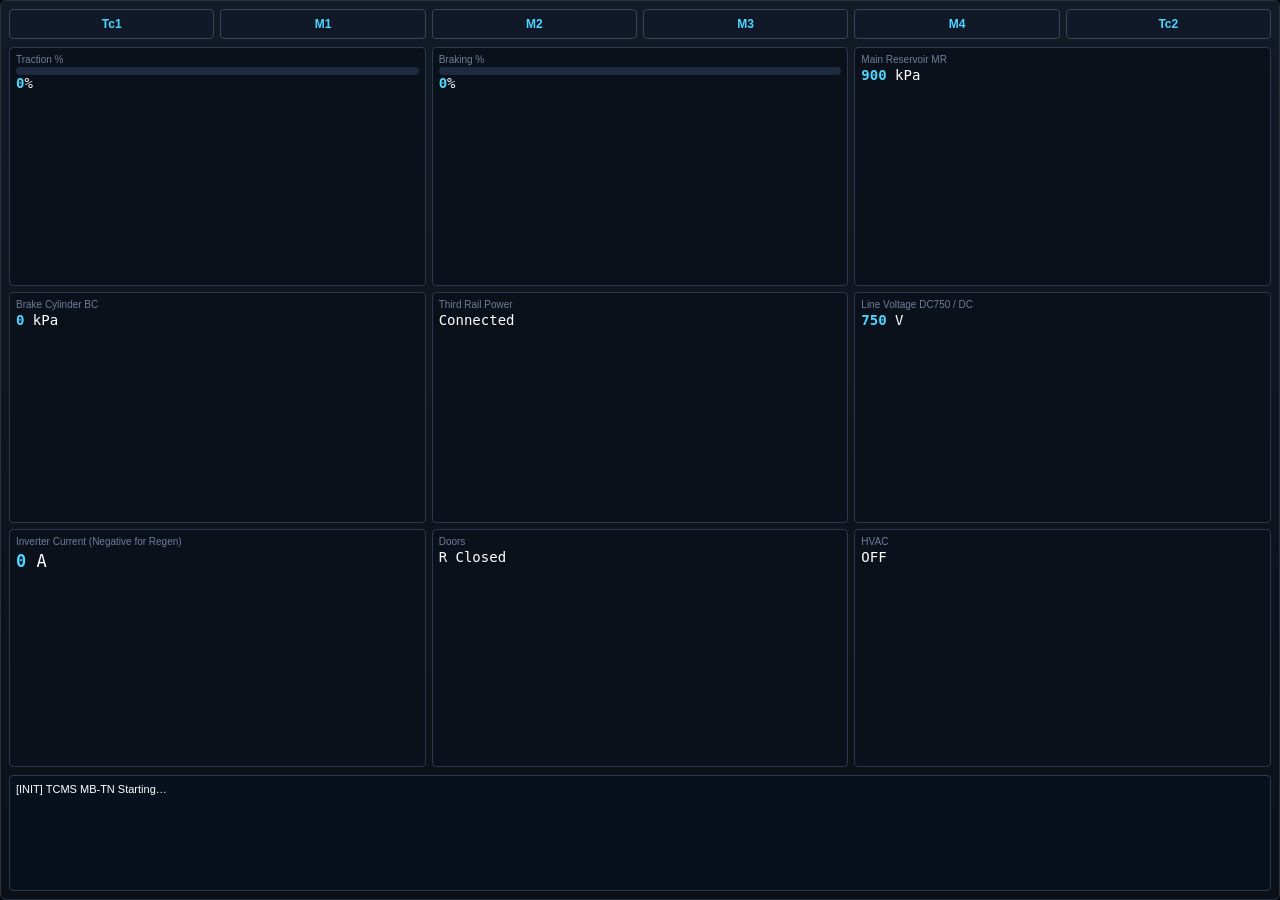
<file: tcms-dmi/index.html>
<!DOCTYPE html>
<html lang="en">
<head>
  <meta charset="UTF-8" />
  <meta name="viewport" content="width=device-width,initial-scale=1" />
  <title>TCMS Train Monitor</title>
  <style>
    :root{--bg:#03080f;--panel:#0b111b;--line:#182235;--cyan:#4dd6ff;--dim:#6f7e9a;--green:#5af58a;--amber:#ffd85a;--red:#ff5a5a}
    html,body{margin:0;height:100%;background:var(--bg);font-family:"Segoe UI","Microsoft YaHei",sans-serif;color:#fff}
    .tcms-pane{height:100%;box-sizing:border-box;padding:8px;border:1px solid #2b313e;border-radius:6px;background:linear-gradient(180deg,#121a25,#0b1018);display:flex;flex-direction:column;gap:8px}
    .train-cars{display:grid;grid-template-columns:repeat(6,1fr);gap:6px}
    .car{height:28px;border:1px solid #3a4459;border-radius:4px;background:#111928;display:flex;align-items:center;justify-content:center;font-weight:700;color:var(--cyan);font-size:12px}
    .tcms-grid{flex:1;display:grid;grid-template-columns:repeat(3,minmax(0,1fr));gap:6px;min-height:0}
    .tcms-cell{border:1px solid #2d384f;border-radius:4px;padding:6px;background:var(--panel)}
    .tcms-cell .lab{font-size:10px;color:var(--dim);margin-bottom:2px}
    .tcms-cell .num{font-family:"Menlo",monospace;color:#fff;font-size:14px}
    .tcms-cell .num b{color:var(--cyan);font-weight:800}
    .tcms-cell .bar{height:8px;border-radius:999px;overflow:hidden;background:#1e2a40}
    .tcms-cell .bar span{display:block;height:100%;width:0;background:var(--green)}
    .tcms-cell .bar span.bk{background:var(--amber)}
    .tcms-cell .num.motor-i-wrap{font-size:17px;line-height:1.2;padding-top:2px}
    .tcms-cell .num.motor-i-wrap.regen b{color:var(--green)}
    .tcms-cell .num.motor-i-wrap.traction b{color:var(--amber)}
    .tcms-log{height:102px;overflow:auto;padding:6px;background:#07101d;border:1px solid #2d384f;border-radius:4px;font-size:11px;line-height:1.4}
    .tcms-log .err{color:var(--red)} .tcms-log .ok{color:var(--green)} .tcms-log .info{color:var(--cyan)}
  </style>
</head>
<body>
  <div class="tcms-pane">
    <div class="train-cars">
      <div class="car" data-car="1">Tc1</div><div class="car" data-car="2">M1</div><div class="car" data-car="3">M2</div><div class="car" data-car="4">M3</div><div class="car" data-car="5">M4</div><div class="car" data-car="6">Tc2</div>
    </div>
    <div class="tcms-grid">
      <div class="tcms-cell"><div class="lab">Traction %</div><div class="bar"><span id="trBar"></span></div><div class="num"><b id="trPct">0</b>%</div></div>
      <div class="tcms-cell"><div class="lab">Braking %</div><div class="bar"><span id="bkBar" class="bk"></span></div><div class="num"><b id="bkPct">0</b>%</div></div>
      <div class="tcms-cell"><div class="lab">Main Reservoir MR</div><div class="num"><b id="mrPress">900</b> kPa</div></div>
      <div class="tcms-cell"><div class="lab">Brake Cylinder BC</div><div class="num"><b id="bcPress">0</b> kPa</div></div>
      <div class="tcms-cell"><div class="lab">Third Rail Power</div><div class="num" id="thirdRailState">Connected</div></div>
      <div class="tcms-cell"><div class="lab">Line Voltage DC750 / DC</div><div class="num"><b id="lineV">750</b> V</div></div>
      <div class="tcms-cell"><div class="lab">Inverter Current (Negative for Regen)</div><div class="num motor-i-wrap neutral" id="motorCurrentWrap"><b id="motorCurrentA">0</b><span> A</span></div></div>
      <div class="tcms-cell"><div class="lab">Doors</div><div class="num" id="doorState">R Closed</div></div>
      <div class="tcms-cell"><div class="lab">HVAC</div><div class="num" id="acState">OFF</div></div>
    </div>
    <div class="tcms-log" id="tcmsLog"><div>[INIT] TCMS MB-TN Starting…</div></div>
  </div>
</body>
</html>
</file>
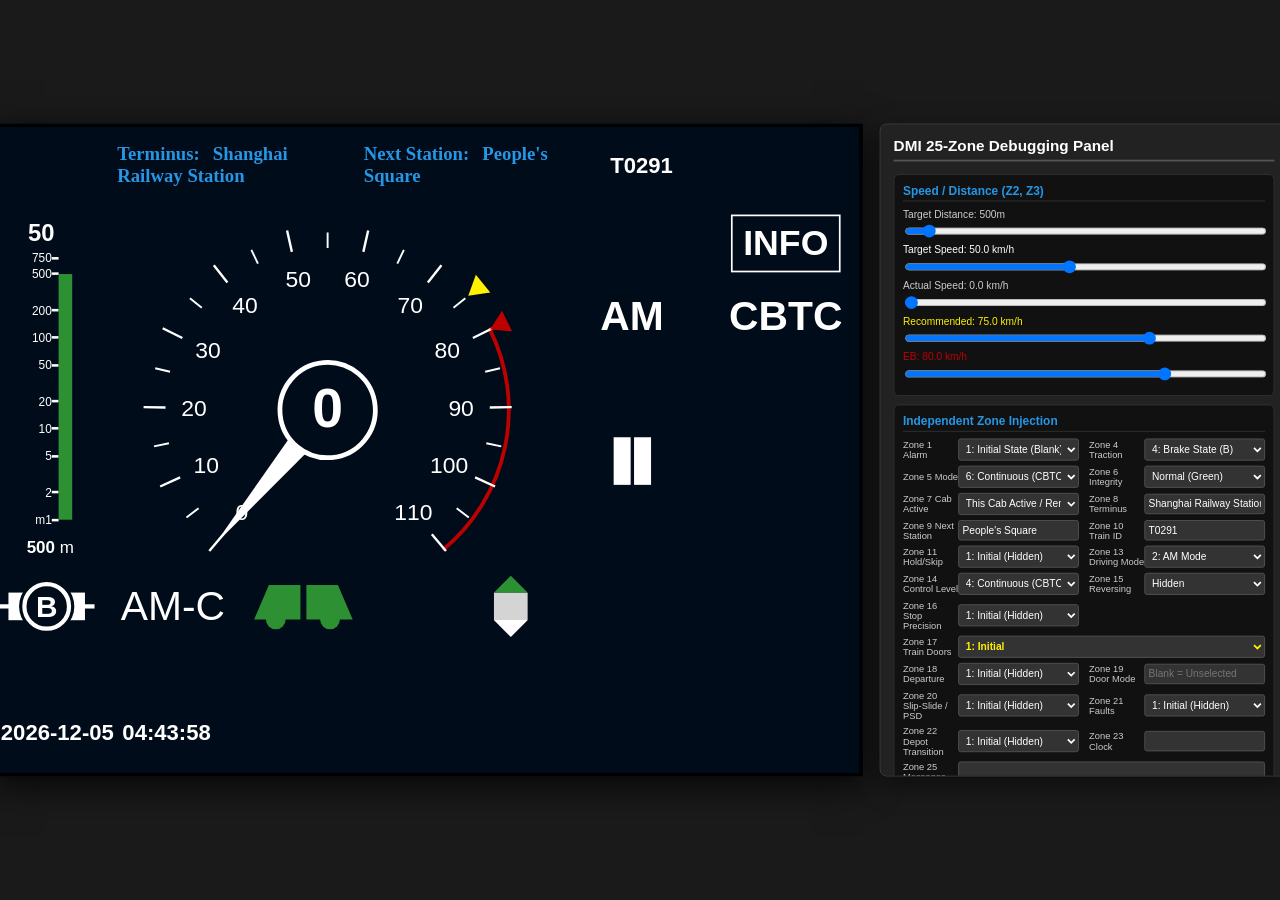
<file: vobc-dmi/index.html>
<!DOCTYPE html>
<html lang="en">
<head>
    <meta charset="UTF-8">
    <title>Onboard Signal Human-Machine Interface</title>
    <style>
        body {
            background-color: #1a1a1a;
            display: flex;
            justify-content: center;
            align-items: center;
            height: 100vh;
            margin: 0;
            font-family: "Microsoft YaHei", Arial, sans-serif;
            color: white;
            overflow: hidden;
        }

        .simulator { display: flex; gap: 20px; transform: scale(0.85); transform-origin: center center; }

        /* Left DMI: Content area exactly 1024×768 (4:3); frame uses inset shadow to prevent border from shrinking content proportions */
        .dmi-container {
            box-sizing: border-box;
            width: 1024px;
            height: 768px;
            background-color: rgb(0, 12, 25);
            display: flex;
            flex-direction: column;
            border: none;
            box-shadow:
                inset 0 0 0 4px #000,
                0 10px 40px rgba(0,0,0,0.8);
            transition: opacity 0.5s ease;
        }
        
        .dmi-sleep { opacity: 0.1; pointer-events: none; }

        .row { display: flex; width: 100%; }
        .zone {
            box-sizing: border-box; border: none;
            display: flex; justify-content: center; align-items: center; position: relative; overflow: hidden;
        }

        /* Strict National Standard (GB) Colors */
        .c-red { color: rgb(189, 0, 0); } 
        .c-yellow { color: rgb(255, 242, 0); }
        .c-green { color: rgb(45, 144, 51); } 
        .c-blue { color: rgb(37, 151, 230); }
        .c-gray { color: rgb(212, 212, 212); }

        .val { font-size: 26px; font-weight: bold; z-index: 2; text-align: center; width: 100%;}
        .label { color: rgb(37, 151, 230); font-size: 22px; z-index: 2;}

        /* Zone height definitions (r1–r4 total = 768, matching 1024×768 4:3 screen)
           Row width verification: 127+290+290+317=1024; 662+362=1024; 127+534+?=662 -> 127+535=662 */
        .r1 { height: 98px; } .r2 { height: 427px; } .r3 { height: 85px; } .r4 { height: 158px; }
        .row.r2 { align-items: stretch; min-height: 0; }
        .z1 { width: 127px; } .z8, .z9 { width: 290px; justify-content: flex-start; padding-left: 20px;} .z10{ width: 317px; font-size: 28px; }
        /* r2 Center-left column (same height as right side) */
        .mid-left {
            width: 662px;
            display: flex;
            align-self: stretch;
            height: 100%;
            min-height: 0;
        }
        .z2 { width: 127px; position: relative; flex-shrink: 0; align-self: stretch; }
        .z3 { width: 535px; position: relative; flex-shrink: 0; align-self: stretch; min-width: 0; }
        /* r2 Right side: 2×5 grid filling 427×362 to avoid visual gaps where 85×5≠427 */
        .mid-right {
            width: 362px;
            height: 100%;
            align-self: stretch;
            display: grid;
            grid-template-columns: 181px 181px;
            grid-template-rows: repeat(5, 1fr);
        }
        .mid-right > .zone {
            box-sizing: border-box;
            width: 181px;
            min-width: 0;
            min-height: 0;
        }

        .zone.z3 {
            display: flex;
            flex-direction: column;
            padding: 0;
            overflow: hidden;
            min-width: 0;
            min-height: 0;
        }
        #speed-svg {
            display: block;
            flex: 1 1 auto;
            width: 100%;
            min-height: 0;
            max-height: 100%;
            /* Slightly enlarge the gauge in the center Zone 3 (parent overflow:hidden crops the outer edges) */
            transform: scale(1.12);
            transform-origin: center center;
            margin-top: -22px;
        }
        .z4 { width: 127px; font-weight: bold; font-size: 28px;} .z5 { width: 171px; } .z6 { width: 259px; } .z7 { width: 105px; } .z21{ width: 181px; } .z22{ width: 181px; }
        .z23{ width: 334px; justify-content: flex-start; align-items: flex-end; padding: 0 0 36px 10px; } .z24{ width: 320px; align-items: flex-start; padding: 25px; } .z25{ width: 370px; padding: 15px; align-items: flex-start; font-size: 20px; line-height: 1.4;} .z13 { width: 181px !important; } .z14 { width: 181px !important; } 

        /* Internal Components */
        .dist-bar { position: absolute; right: -12px; bottom: 0; width: 10px; background-color: rgb(45, 144, 51); transition: height 0.2s; }
        @keyframes blink { 50% { opacity: 0; } }
        .blinking { animation: blink 1s step-start infinite; }

        /* Console Styles */
        .control-panel {
            width: 480px; background-color: #222; border-radius: 8px; padding: 15px;
            box-shadow: 0 10px 30px rgba(0,0,0,0.5); display: flex; flex-direction: column;
            gap: 10px; border: 1px solid #444; height: 768px; box-sizing: border-box; overflow-y: auto;
        }
        .control-panel h2 { margin: 0 0 5px 0; font-size: 18px; border-bottom: 2px solid #555; padding-bottom: 5px; color: #fff;}
        .ctrl-group { background: #111; padding: 10px; border-radius: 6px; border: 1px solid #333; }
        .ctrl-group h3 { margin: 0 0 8px 0; font-size: 14px; color: rgb(37, 151, 230); border-bottom: 1px solid #333; padding-bottom: 4px;}
        .ctrl-grid { display: grid; grid-template-columns: 1fr 1fr; gap: 6px 12px; }
        .ctrl-item { display: flex; align-items: center; justify-content: space-between; }
        .ctrl-item label { font-size: 11px; color: #ccc; width: 65px; flex-shrink: 0; }
        .ctrl-item input[type="text"], .ctrl-item select { flex: 1; width: 100%; background: #333; color: white; border: 1px solid #555; padding: 4px; border-radius: 3px; font-size: 12px;}
        .slider-row { display: flex; flex-direction: column; margin-bottom: 5px;}
        .slider-row div { display: flex; justify-content: space-between; font-size: 12px; margin-bottom: 3px; color: #ccc;}
        .slider-row input { width: 100%; cursor: pointer;}
        button { background: #444; color: white; border: 1px solid #666; padding: 8px; border-radius: 4px; cursor: pointer; }

        /* Embedded metro-simulator: DMI only, hide debugging panel */
        html.vobc-embed-root, body.vobc-embed {
            height: 100%;
            margin: 0;
            overflow: hidden;
            background-color: rgb(0, 12, 25);
        }
        body.vobc-embed {
            display: block;
            padding: 0;
        }
        body.vobc-embed .simulator {
            gap: 0;
            transform: none;
            transform-origin: top left;
            width: 100%;
            min-height: 0;
        }
        body.vobc-embed #mock-panel { display: none !important; }
        body.vobc-embed .dmi-container {
            transform-origin: top left;
        }
        body.vobc-embed #vobc-embed-wrap {
            margin: 0 auto;
            max-width: 100%;
            box-sizing: border-box;
        }
    </style>
</head>
<body>

<div class="simulator">
    <div class="dmi-container" id="dmi-main">
        <div class="row r1">
            <div class="zone z1" id="z1-eb"></div>
            <div class="zone z8">
                <span class="label" style="font-family: SimSun, 'Songti SC', serif; font-weight: bold;">Terminus: <span class="c-blue" id="z8-txt" style="margin-left:10px; font-family: SimSun, 'Songti SC', serif; font-weight: bold;">

                </span>
                </span>
            </div>
            <div class="zone z9"><span class="label" style="font-family: SimSun, 'Songti SC', serif; font-weight: bold;">Next Station: <span class="c-blue" id="z9-txt" style="margin-left:10px; font-family: SimSun, 'Songti SC', serif; font-weight: bold;"></span></span></div>
            <div class="zone z10"><span class="val" id="z10-txt" style="text-align:left; padding-left: 20px;"></span></div>
        </div>

        <div class="row r2">
            <div class="mid-left">
                <div class="zone z2" style="font-family: Arial, sans-serif;">
                <div style="position: absolute; top: 15px; font-size: 28px; font-weight: bold; color: white; width: 100%; text-align: center; font-family: Arial; transform: translateX(-6px);" id="z2-tgt"></div>
                
                <div style="position: absolute; left: 9px; top: 60px; height: 308px; width: 85px; font-family: Arial; font-size: 14px; color: white;">
                    <div style="position: absolute; bottom: 100%; right: 16px; transform: translateY(50%); display: flex; align-items: center;"><span>750</span><div style="width: 8px; height: 3px; background-color: white; margin-left: 0;"></div></div>
                    <div style="position: absolute; bottom: 93.87%; right: 16px; transform: translateY(50%); display: flex; align-items: center;"><span>500</span><div style="width: 8px; height: 3px; background-color: white; margin-left: 0;"></div></div>
                    <div style="position: absolute; bottom: 80.03%; right: 16px; transform: translateY(50%); display: flex; align-items: center;"><span>200</span><div style="width: 8px; height: 3px; background-color: white; margin-left: 0;"></div></div>
                    <div style="position: absolute; bottom: 69.56%; right: 16px; transform: translateY(50%); display: flex; align-items: center;"><span>100</span><div style="width: 8px; height: 3px; background-color: white; margin-left: 0;"></div></div>
                    <div style="position: absolute; bottom: 59.09%; right: 16px; transform: translateY(50%); display: flex; align-items: center;"><span>50</span><div style="width: 8px; height: 3px; background-color: white; margin-left: 0;"></div></div>
                    <div style="position: absolute; bottom: 45.25%; right: 16px; transform: translateY(50%); display: flex; align-items: center;"><span>20</span><div style="width: 8px; height: 3px; background-color: white; margin-left: 0;"></div></div>
                    <div style="position: absolute; bottom: 34.78%; right: 16px; transform: translateY(50%); display: flex; align-items: center;"><span>10</span><div style="width: 8px; height: 3px; background-color: white; margin-left: 0;"></div></div>
                    <div style="position: absolute; bottom: 24.31%; right: 16px; transform: translateY(50%); display: flex; align-items: center;"><span>5</span><div style="width: 8px; height: 3px; background-color: white; margin-left: 0;"></div></div>
                    <div style="position: absolute; bottom: 10.47%; right: 16px; transform: translateY(50%); display: flex; align-items: center;"><span>2</span><div style="width: 8px; height: 3px; background-color: white; margin-left: 0;"></div></div>
                    <div style="position: absolute; bottom: 0%; right: 16px; transform: translateY(50%); display: flex; align-items: center;"><span>m1</span><div style="width: 8px; height: 3px; background-color: white; margin-left: 0;"></div></div>

                    <div class="dist-bar" id="z2-bar" style="position: absolute; right: 0; bottom: 0; width: 16px; height: 0px; background-color: rgb(45, 144, 51); transition: height 0.2s;"></div>
                </div>
                
                <div style="position: absolute; bottom: 15px; right: 31px; width: 85px; font-size: 20px; color: white; text-align: right; font-family: Arial;" id="z2-dist"></div>
            </div>
                
                <div class="zone z3">
                    <svg id="speed-svg" viewBox="0 0 534 415" preserveAspectRatio="xMidYMid meet">
                        <path id="red-arc" fill="none" stroke="rgb(189,0,0)" stroke-width="4" stroke-linecap="round" />
                        <g id="dial-ticks" stroke="white"></g>
                        <g id="dial-labels" fill="white" font-weight="normal" font-family="Arial" text-anchor="middle"></g>
                        <g id="eb-tri"><polygon points="267,50 255,30 279,30" fill="rgb(189,0,0)" /></g>
                        <g id="pointer-group">
                            <polygon id="ptr-tri" points="267,55 251,240 283,240" fill="white" />
                            <circle id="ptr-circle" cx="267" cy="240" r="50" fill="rgb(0, 12, 25)" stroke="white" stroke-width="5" />
                        </g>
                        <!-- Recommended speed marker must be drawn above the needle, easily blocked by the white needle disc when embedded -->
                        <g id="tgt-tri"><polygon points="267,50 255,30 279,30" fill="rgb(255,242,0)" /></g>
                        <text x="267" y="258" fill="white" font-size="58" font-weight="bold" text-anchor="middle" id="z3-spd">0</text>
                    </svg>
                </div>
            </div>

            <div class="mid-right">
                <div class="zone" id="zone-11">
                    <svg width="180" height="83" viewBox="0 0 180 83">
                        <g id="z11-skip" style="display: none;">
                            <rect x="65" y="55" width="40" height="8" fill="white" />
                            <path d="M 55,48 Q 80,8 105,30" fill="none" stroke="rgb(255,242,0)" stroke-width="8" />
                            <polygon points="97,38 120,45 113,22" fill="rgb(255,242,0)" />
                        </g>

                        <g id="z11-hold" style="display: none;">
                            <rect x="80" y="48" width="20" height="20" fill="white" />
                            <polygon points="68,48 90,9 112,48" fill="white" />
                            <line x1="70" y1="25" x2="110" y2="60" stroke="rgb(189,0,0)" stroke-width="5.5" />
                            <line x1="110" y1="25" x2="70" y2="60" stroke="rgb(189,0,0)" stroke-width="5.5" />
                        </g>
                    </svg>
                </div>
                <div class="zone"><div id="z12-txt" style="border: 2px solid white; padding: 8px 12px; font-size: 42px; font-weight: bold;">INFO</div></div>
                <div class="zone z13">
                    <span class="val" style="font-size:48px; font-family: Arial, sans-serif; font-weight: bold;" id="z13-txt">AM</span>
                </div>
                <div class="zone z14">
                    <span class="val" style="font-size:48px; font-family: Arial, sans-serif; font-weight: bold;" id="z14-txt">CTC</span>
                </div>
                <div class="zone">
                    <svg id="z15-icon" width="90" height="56" viewBox="0 0 90 56" style="display: none;">
                        <line x1="3"  y1="28" x2="30" y2="28" stroke-width="10" stroke-linecap="butt"/>
                        <line x1="30" y1="28" x2="60.1" y2="10.5" stroke-width="10" stroke-linecap="butt"/>
                        <line x1="30" y1="28" x2="60.1" y2="45.5" stroke-width="10" stroke-linecap="butt"/>
                        <line x1="58" y1="11" x2="85" y2="11" stroke-width="10" stroke-linecap="butt"/>
                        <line x1="58" y1="45" x2="85" y2="45" stroke-width="10" stroke-linecap="butt"/>
                    </svg>
                </div>
                <div class="zone">
                    <svg id="z16-icon" width="160" height="70" viewBox="0 0 160 70" style="display:none;">
                        <g id="z16-train-group" fill="rgb(45,144,51)" transform="translate(80 35) scale(1.16) translate(-80 -35)">
                            <path d="M 45,10 L 115,10 L 130,45 L 30,45 Z" />
                            <circle cx="52" cy="45" r="10" />
                            <rect x="98" y="58" width="18" height="6" />
                            <circle cx="107" cy="45" r="10" />
                        </g>
                    </svg>
                </div>
                
                <div class="zone">
                    <svg width="120" height="70" viewBox="0 0 120 70">
                        <polygon id="z17-arr-l" points="14,35 34,7 34,63" fill="rgb(0, 12, 25)" />
                        <rect id="z17-door-l" x="38" y="7" width="20" height="56" fill="white" />
                        <rect id="z17-door-r" x="62" y="7" width="20" height="56" fill="white" />
                        <polygon id="z17-arr-r" points="106,35 86,7 86,63" fill="rgb(0, 12, 25)" />
                    </svg>
                </div>
                
                <div class="zone" id="zone-18">
                    <svg width="180" height="83" viewBox="0 0 180 83">
                        <g id="z18-close" style="display: none;">
                            <rect x="43" y="13" width="20" height="56" fill="white" />
                            <polygon points="68,13 88,41 68,69" fill="rgb(255,242,0)" />
                            
                            <polygon points="112,13 92,41 112,69" fill="rgb(255,242,0)" />
                            <rect x="117" y="13" width="20" height="56" fill="white" />
                        </g>

                        <g id="z18-depart" style="display: none;">
                            <rect x="77" y="54" width="26" height="18" fill="white" />
                            <polygon points="56,54 90,10 124,54" fill="white" />
                        </g>
                    </svg>
                </div>
                <div class="zone">
                    <span class="val" style="font-size:54px; font-family: Arial, sans-serif; font-weight: normal;" id="z19-txt"></span>
                </div>
                <div class="zone" id="zone-20">
                    <svg width="176" height="80" viewBox="0 0 176 80">
                        <g id="z20-slip" style="display: none;">
                            <polygon points="30,40 48,22 48,58" fill="rgb(189,0,0)" />
                            <circle cx="88" cy="40" r="25" stroke="rgb(189,0,0)" stroke-width="6" fill="none" />
                            <polygon points="146,40 128,22 128,58" fill="rgb(189,0,0)" />
                        </g>
                        <g id="z20-psd" style="display: none;">
                            <rect x="46" y="12" width="30" height="56" fill="none" stroke="rgb(255,242,0)" stroke-width="4" />
                            <rect x="100" y="12" width="30" height="56" fill="none" stroke="rgb(255,242,0)" stroke-width="4" />
                            <rect x="55" y="21" width="12" height="38" fill="rgb(255,242,0)" />
                            <rect x="109" y="21" width="12" height="38" fill="rgb(255,242,0)" />
                        </g>
                    </svg>
                </div>
            </div>
        </div>

        <div class="row r3">
            <div class="zone z4">
                <svg width="120" height="60" viewBox="0 0 120 60">
                    <g id="z4-traction" style="display: none;" transform="translate(60 30) scale(1.25) translate(-60 -30)">
                        <rect x="15" y="28" width="90" height="4" fill="white" />
                        <rect x="24" y="17" width="72" height="26" fill="white" />
                        
                        <circle cx="60" cy="30" r="26" fill="rgb(0, 12, 25)" />
                        
                        <circle cx="60" cy="30" r="21" stroke="white" stroke-width="4" fill="none" />
                        <text x="60" y="40" font-size="30" font-weight="bold" font-family="Arial" text-anchor="middle" fill="white">M</text>
                    </g>

                    <g id="z4-coasting" style="display: none;" transform="translate(60 30) scale(1.25) translate(-60 -30)">
                        <rect x="15" y="28" width="90" height="4" fill="white" />
                        <circle cx="60" cy="30" r="21" stroke="white" stroke-width="4" fill="rgb(0, 12, 25)" />
                    </g>

                    <g id="z4-braking" style="display: none;" transform="translate(60 30) scale(1.25) translate(-60 -30)">
                        <rect x="15" y="28" width="90" height="4" fill="white" />
                        <rect x="24" y="17" width="72" height="26" fill="white" />
                        
                        <circle cx="60" cy="30" r="26" fill="rgb(0, 12, 25)" />
                        
                        <circle cx="60" cy="30" r="21" stroke="white" stroke-width="4" fill="none" />
                        <text x="60" y="40" font-size="28" font-weight="bold" font-family="Arial" text-anchor="middle" fill="white">B</text>
                    </g>
                </svg>
            </div>

            <div class="zone z5"><span class="val" style="font-size:48px; font-family: Arial, sans-serif; font-weight: 500; color: white;" id="z5-txt"></span></div>
            
            <div class="zone z6" style="justify-content:flex-start; padding-left: 0px;">
                <svg width="160" height="70" viewBox="0 0 160 70">
                    <g id="z6-train-group" fill="rgb(45,144,51)" transform="translate(-12,-2) translate(80 35) scale(1.16) translate(-80 -35)">
                        <path d="M 45,15 L 77,15 L 77,50 L 30,50 Z" />
                        <circle cx="52" cy="50" r="10" />
                        
                        <path d="M 83,15 L 115,15 L 130,50 L 83,50 Z" />
                        <circle cx="107" cy="50" r="10" />
                    </g>
                </svg>
            </div>
            
            <div class="zone z7">
                <svg viewBox="0 0 50 90" style="width: 40px; height: 72px;">
                    <polygon id="z7-top" points="25,0 0,25 50,25" fill="rgb(45,144,51)" />
                    <rect x="0" y="25" width="50" height="40" fill="rgb(212,212,212)" />
                    <polygon id="z7-btm" points="0,65 50,65 25,90" fill="rgb(255,255,255)" />
                </svg>
            </div>
            <div class="zone z21">
                <svg id="z21-icon" width="90" height="70" viewBox="0 0 90 70" style="display: none;">
                    <text id="z21-txt" x="46" y="44" fill="white" font-size="24" font-weight="bold" font-family="Arial" text-anchor="middle">ATP</text>
                    <rect x="18" y="8" width="54" height="54" fill="none" stroke="rgb(189,0,0)" stroke-width="5" />
                    <line x1="21" y1="11" x2="69" y2="59" stroke="rgb(189,0,0)" stroke-width="4" />
                    <line x1="69" y1="11" x2="21" y2="59" stroke="rgb(189,0,0)" stroke-width="4" />
                </svg>
            </div>
            <div class="zone z22">
                <svg id="z22-icon" width="181" height="83" viewBox="0 0 181 83" style="display:none;">
                    <g id="z22-train" fill="white">
                        <path d="M 40,16 L 110,16 L 122,48 L 28,48 Z" />
                        <circle cx="48" cy="48" r="10" />
                        <circle cx="102" cy="48" r="10" />
                    </g>
                    <g id="z22-bracket">
                        <line x1="124" y1="20" x2="136" y2="20" stroke-width="5" stroke-linecap="square" />
                        <line x1="136" y1="20" x2="136" y2="63" stroke-width="5" stroke-linecap="square" />
                        <line x1="124" y1="63" x2="136" y2="63" stroke-width="5" stroke-linecap="square" />
                    </g>
                    <g id="z22-lost-frame" style="display:none;">
                        <rect x="36" y="14" width="109" height="55" fill="none" stroke="white" stroke-width="4" />
                    </g>
                </svg>
            </div>
        </div>

        <div class="row r4">
            <div class="zone z23"><span class="val" id="z23-txt" style="font-size:26px; width:auto; text-align:left;">
                <span>2020-04-30</span>
                <span style="display:inline-block; width:6px;"></span>
                <span>17:21:04</span>
            </div>
            <div class="zone z24"><span class="val" id="z24-txt"></span></div>
            <div class="zone z25" id="z25-html" style="color:white;"></div>
        </div>
    </div>

    <div class="control-panel" id="mock-panel">
        <h2>DMI 25-Zone Debugging Panel</h2>
        <div class="ctrl-group">
            <h3>Speed / Distance (Z2, Z3)</h3>
            <div class="slider-row"><div><span>Target Distance: <span id="v-dist">500</span>m</span></div><input type="range" id="c-z2" min="0" max="9999" step="1" value="500"></div>
            <div class="slider-row">
                <div><span style="color:white">Target Speed: <span id="v-z2-tgt">50.0</span> km/h</span></div>
                <input type="range" id="c-z2-tgt" min="0" max="110" step="0.1" value="50">
            </div>
            <div class="slider-row"><div><span>Actual Speed: <span id="v-spd">0.0</span> km/h</span></div><input type="range" id="c-z3-spd" min="0" max="110" step="0.1" value="0"></div>
            <div class="slider-row" id="mock-row-recommend"><div><span style="color:rgb(255,242,0)">Recommended: <span id="v-tgt">75.0</span> km/h</span></div><input type="range" id="c-z3-tgt" min="0" max="110" step="0.1" value="75"></div>
            <div class="slider-row"><div><span style="color:rgb(189,0,0)">EB: <span id="v-eb">80.0</span> km/h</span></div><input type="range" id="c-z3-eb" min="0" max="110" step="0.1" value="80"></div>
            <input type="hidden" id="c-hide-recommend" value="0">
        </div>

        <div class="ctrl-group">
            <h3>Independent Zone Injection</h3>
            <div class="ctrl-grid">
                <div class="ctrl-item"><label>Zone 1 Alarm</label>
                    <select id="c-z1">
                        <option value="none">1: Initial State (Blank)</option>
                        <option value="orange">2: Over Recommended Speed (Orange)</option>
                        <option value="red">3: Emergency Brake Output (Red)</option>
                    </select>
                </div>
                <div class="ctrl-item"><label>Zone 4 Traction</label>
                    <select id="c-z4">
                        <option value="none">1: Initial (Blank)</option>
                        <option value="traction">2: Traction State (M)</option>
                        <option value="coasting">3: Coasting State</option>
                        <option value="braking" selected>4: Brake State (B)</option>
                    </select>
                </div>
                <div class="ctrl-item"><label>Zone 5 Mode</label>
                    <select id="c-z5">
                        <option value="">1: Initial State</option>
                        <option value="RM">2: RM Mode</option>
                        <option value="CM-I">3: Intermittent (ITC) Level CM Mode</option>
                        <option value="CM-C">4: Continuous (CBTC) Level CM Mode</option>
                        <option value="AM-I">5: Intermittent (ITC) Level AM Mode</option>
                        <option value="AM-C" selected>6: Continuous (CBTC) Level AM Mode</option>
                        <option value="FAM-C">7: Continuous (CBTC) Level FAM Mode</option>
                    </select>
                </div>
                <div class="ctrl-item"><label>Zone 6 Integrity</label><select id="c-z6"><option value="1">Normal (Green)</option><option value="2">Lost (Red)</option></select></div>
                <div class="ctrl-item"><label>Zone 7 Cab Active</label><select id="c-z7"><option value="1">This Cab Active / Remote Cab Standby</option><option value="2">This Cab Active / Remote Cab Fault</option><option value="3">This Cab Fault / Remote Cab Active</option></select></div>
                <div class="ctrl-item"><label>Zone 8 Terminus</label><input type="text" id="c-z8" value="Shanghai Railway Station"></div>
                <div class="ctrl-item"><label>Zone 9 Next Station</label><input type="text" id="c-z9" value="People's Square"></div>
                <div class="ctrl-item"><label>Zone 10 Train ID</label><input type="text" id="c-z10" value="T0291"></div>
                <div class="ctrl-item"><label>Zone 11 Hold/Skip</label>
                    <select id="c-z11">
                        <option value="none">1: Initial (Hidden)</option>
                        <option value="skip">2: Station Skip</option>
                        <option value="hold">3: Train Hold</option>
                    </select>
                </div>
                <div class="ctrl-item"><label>Zone 13 Driving Mode</label>
                    <select id="c-z13">
                        <option value="">1: Initial State</option>
                        <option value="AM" selected>2: AM Mode</option>
                        <option value="CM">3: CM Mode</option>
                        <option value="RM">4: RM Mode</option>
                        <option value="FAM">5: FAM Mode</option>
                    </select>
                </div>
                <div class="ctrl-item"><label>Zone 14 Control Level</label>
                    <select id="c-z14">
                        <option value="">1: Initial State</option>
                        <option value="ILC">2: Interlocking (ILC) Level</option>
                        <option value="ITC">3: Intermittent (ITC) Level</option>
                        <option value="CBTC" selected>4: Continuous (CBTC) Level</option>
                    </select>
                </div>
                <div class="ctrl-item"><label>Zone 15 Reversing</label><select id="c-z15"><option value="none">Hidden</option><option value="blink">Flashing</option><option value="solid">Solid</option></select></div>
                <div class="ctrl-item"><label>Zone 16 Stop Precision</label>
                    <select id="c-z16">
                        <option value="none">1: Initial (Hidden)</option>
                        <option value="platform">2: In station, outside stopping window</option>
                        <option value="stop-range">3: In station, outside accurate window</option>
                        <option value="precision">4: In station, within stopping precision window</option>
                    </select>
                </div>
                <div class="ctrl-item" style="grid-column: span 2;"><label>Zone 17 Train Doors</label><select id="c-z17" style="color:rgb(255,242,0);font-weight:bold;"><option value="1">1: Initial</option><option value="2">2: Enable Both Sides</option><option value="3">3: Enable Left Side</option><option value="4">4: Enable Right Side</option><option value="5">5: Left Doors Open</option><option value="6">6: Right Doors Open</option><option value="7">7: Both Sides Open</option><option value="8">8: Unsanctioned Open</option></select></div>
                <div class="ctrl-item"><label>Zone 18 Departure</label>
                    <select id="c-z18">
                        <option value="none">1: Initial (Hidden)</option>
                        <option value="close">2: Doors Closing Permitted</option>
                        <option value="depart">3: Departure Suggested (Delay Warning)</option>
                    </select>
                </div>
                <div class="ctrl-item"><label>Zone 19 Door Mode</label><input type="text" id="c-z19" value="" maxlength="12" placeholder="Blank = Unselected"></div>
                <div class="ctrl-item"><label>Zone 20 Slip-Slide / PSD</label>
                    <select id="c-z20">
                        <option value="none">1: Initial (Hidden)</option>
                        <option value="slip">2: Wheel Slip / Slide</option>
                        <option value="psd">3: Platform Screen Doors Open</option>
                        <option value="both">4: Both Active (Verify Priority)</option>
                    </select>
                </div>
                <div class="ctrl-item"><label>Zone 21 Faults</label>
                    <select id="c-z21">
                        <option value="none">1: Initial (Hidden)</option>
                        <option value="atp">2: Onboard ATP Equipment Fault</option>
                        <option value="ato">3: ATO Equipment Failure</option>
                        <option value="radio">4: Radio Communication Fault</option>
                    </select>
                </div>
                <div class="ctrl-item"><label>Zone 22 Depot Transition</label>
                    <select id="c-z22">
                        <option value="none">1: Initial (Hidden)</option>
                        <option value="depot">2: Train Entering Depot</option>
                        <option value="track">3: Train Entering Stabling Track</option>
                        <option value="lost">4: Position Lost / Non-Automated Area</option>
                    </select>
                </div>
                <div class="ctrl-item"><label>Zone 23 Clock</label><input type="text" id="c-z23" value=""></div>
                <div class="ctrl-item" style="grid-column: span 2;"><label>Zone 25 Messages</label><input type="text" id="c-z25" value=""></div>
            </div>
        </div>
    </div>
</div>

<script>
    function speedToAngle(val) { return -140 + (val / 110) * 280; }
    function polarToCartesian(cx, cy, r, angleDeg) {
        const rad = (angleDeg - 90) * Math.PI / 180.0;
        return { x: cx + (r * Math.cos(rad)), y: cy + (r * Math.sin(rad)) };
    }
    function describeArc(x, y, r, startAngle, endAngle) {
        const start = polarToCartesian(x, y, r, endAngle);
        const end = polarToCartesian(x, y, r, startAngle);
        const largeArc = endAngle - startAngle <= 180 ? "0" : "1";
        return ["M", start.x, start.y, "A", r, r, 0, largeArc, 0, end.x, end.y].join(" ");
    }

    function initDial() {
        const ticks = document.getElementById('dial-ticks');
        const labels = document.getElementById('dial-labels');
        const cx = 267, cy = 240; 
        for (let i = 0; i <= 110; i += 5) {
            const angle = speedToAngle(i); 
            const rad = (angle - 90) * Math.PI / 180; 
            const isMajor = i % 10 === 0;
            const r1 = 170, r2 = isMajor ? 193 : 186; 
            const line = document.createElementNS("http://www.w3.org/2000/svg", "line");
            line.setAttribute("x1", cx + r1 * Math.cos(rad)); line.setAttribute("y1", cy + r1 * Math.sin(rad));
            line.setAttribute("x2", cx + r2 * Math.cos(rad)); line.setAttribute("y2", cy + r2 * Math.sin(rad));
            line.setAttribute("stroke-width", isMajor ? 2.5 : 2);
            ticks.appendChild(line);
            if (isMajor) {
                const txt = document.createElementNS("http://www.w3.org/2000/svg", "text");
                txt.setAttribute("x", cx + 140 * Math.cos(rad)); txt.setAttribute("y", cy + 140 * Math.sin(rad) + 8);
                txt.setAttribute("font-size", "24"); txt.textContent = i; labels.appendChild(txt);
            }
        }
    }
    initDial();

    function clampSpd(n, lo, hi) {
        if (!Number.isFinite(n)) return lo;
        return Math.max(lo, Math.min(hi, n));
    }
    /** Target distance: integer m, 0-9999 (lightband mapping saturates logarithmically at <=750m) */
    function clampDistM(n) {
        const x = clampSpd(parseFloat(n), 0, 9999);
        return Math.round(x);
    }
    /** Speed types: 0.1 km/h increments */
    function clampKmh01(n) {
        const x = clampSpd(parseFloat(n), 0, 110);
        return Math.round(x * 10) / 10;
    }
    function syncAllZones() {
        const z1 = document.getElementById('c-z1').value;
        const z2 = clampDistM(document.getElementById('c-z2').value);
        const z2t = clampKmh01(document.getElementById('c-z2-tgt').value);
        const z3s = clampKmh01(document.getElementById('c-z3-spd').value);
        const z3t = clampKmh01(document.getElementById('c-z3-tgt').value);
        const z3e = clampKmh01(document.getElementById('c-z3-eb').value);
        const z4 = document.getElementById('c-z4').value;
        const z5 = document.getElementById('c-z5').value;
        const z6 = document.getElementById('c-z6').value;
        const z7 = document.getElementById('c-z7').value;
        const z8 = document.getElementById('c-z8').value;
        const z9 = document.getElementById('c-z9').value;
        const z10 = document.getElementById('c-z10').value;
        const z11 = document.getElementById('c-z11') ? document.getElementById('c-z11').value : 'none';
        const z13 = document.getElementById('c-z13').value;
        const z14 = document.getElementById('c-z14').value;
        const z15 = document.getElementById('c-z15').value;
        const z16 = document.getElementById('c-z16').value;
        const z17 = document.getElementById('c-z17').value;
        const z18 = document.getElementById('c-z18').value;
        const z19El = document.getElementById('c-z19');
        const z19 = z19El ? z19El.value.trim() : '';
        const z20 = document.getElementById('c-z20').value;
        const z21 = document.getElementById('c-z21').value;
        const z22 = document.getElementById('c-z22').value;
        const z23 = document.getElementById('c-z23').value;
        const z25 = document.getElementById('c-z25').value;

        const hideRecEl = document.getElementById('c-hide-recommend');
        const hideRec = hideRecEl && hideRecEl.value === '1';

        document.getElementById('v-dist').textContent = z2 >= 9000 ? '—' : String(z2);
        document.getElementById('v-z2-tgt').textContent = z2t.toFixed(1);
        document.getElementById('v-spd').textContent = z3s.toFixed(1);
        if (hideRec) {
            document.getElementById('v-tgt').textContent = '—';
        } else {
            document.getElementById('v-tgt').textContent = z3t.toFixed(1);
        }
        document.getElementById('v-eb').textContent = z3e.toFixed(1);

        // Zone 1 overspeed alarm and emergency brake display logic
        let z1Color = 'transparent'; 
        if (z1 === 'orange') {
            z1Color = 'rgb(234, 145, 0)';       // Manual orange
        } else if (z1 === 'red') {
            z1Color = 'rgb(189, 0, 0)';         // Manual red
        }
        document.getElementById('z1-eb').style.backgroundColor = z1Color;
        // Zone 2 upper text: target speed — DMI displays in 1 km/h increments
        document.getElementById('z2-tgt').textContent = String(Math.round(z2t));
        if (z2 >= 9000) {
            document.getElementById('z2-dist').innerHTML = '<span style="font-weight:bold;">—</span> m';
        } else {
            document.getElementById('z2-dist').innerHTML = `<span style="font-weight:bold;">${z2}</span> m`;
        }
        
        const z2BandPx = 308;
        if (z2 >= 9000) {
            document.getElementById('z2-bar').style.height = '0px';
            document.getElementById('z2-bar').style.backgroundColor = 'transparent';
        } else {
            const z2Bar = Math.min(z2, 750);
            let logHeight = z2Bar <= 1 ? 0 : (Math.log10(z2Bar) / Math.log10(750)) * z2BandPx;
            document.getElementById('z2-bar').style.height = `${Math.min(z2BandPx, Math.max(0, logHeight))}px`;
            let barColor = 'rgb(45, 144, 51)';
            if (z2Bar >= 150 && z2Bar <= 300) {
                if (z2t < 25) barColor = 'rgb(255, 242, 0)';
            } else if (z2Bar < 150) {
                if (z2t >= 60) barColor = 'rgb(45, 144, 51)';
                else if (z2t > 0 && z2t < 60) barColor = 'rgb(255, 242, 0)';
                else if (z2t < 0.05) barColor = 'rgb(189, 0, 0)';
            }
            document.getElementById('z2-bar').style.backgroundColor = barColor;
        }

        // Zone 3 center number: actual speed — DMI displays in 1 km/h increments
        document.getElementById('z3-spd').textContent = String(Math.round(z3s));
        document.getElementById('pointer-group').setAttribute('transform', `rotate(${speedToAngle(z3s)} 267 240)`);
        const tgtTri = document.getElementById('tgt-tri');
        const rowRec = document.getElementById('mock-row-recommend');
        if (hideRec) {
            tgtTri.style.display = 'none';
            if (rowRec) rowRec.style.display = 'none';
        } else {
            tgtTri.style.display = '';
            if (rowRec) rowRec.style.display = '';
            tgtTri.setAttribute('transform', `rotate(${speedToAngle(z3t)} 267 240)`);
        }
        document.getElementById('eb-tri').setAttribute('transform', `rotate(${speedToAngle(z3e)} 267 240)`);
        document.getElementById('red-arc').setAttribute('d', describeArc(267, 240, 190, speedToAngle(z3e), speedToAngle(110)));

        // Zone 4 traction/brake status display logic
        document.getElementById('z4-traction').style.display = (z4 === 'traction') ? 'block' : 'none';
        document.getElementById('z4-coasting').style.display = (z4 === 'coasting') ? 'block' : 'none';
        document.getElementById('z4-braking').style.display = (z4 === 'braking') ? 'block' : 'none';
        document.getElementById('z5-txt').textContent = z5;
        document.getElementById('z6-train-group').setAttribute('fill', z6 === '1' ? 'rgb(45, 144, 51)' : 'rgb(189, 0, 0)');

        const z7T = document.getElementById('z7-top'), z7B = document.getElementById('z7-btm');
        const cG = 'rgb(45,144,51)', cR = 'rgb(189,0,0)', cW = 'rgb(255,255,255)';
        if (z7==='1'){ z7T.setAttribute('fill',cG); z7B.setAttribute('fill',cW); }
        else if (z7==='2'){ z7T.setAttribute('fill',cG); z7B.setAttribute('fill',cR); }
        else { z7T.setAttribute('fill',cR); z7B.setAttribute('fill',cG); }

        // Zone 11 skip/hold status display logic
        if (document.getElementById('z11-skip')) {
            document.getElementById('z11-skip').style.display = (z11 === 'skip') ? 'block' : 'none';
            document.getElementById('z11-hold').style.display = (z11 === 'hold') ? 'block' : 'none';
        }

        document.getElementById('z8-txt').textContent = z8;
        document.getElementById('z9-txt').textContent = z9;
        document.getElementById('z10-txt').textContent = z10;
        document.getElementById('z13-txt').textContent = z13;
        document.getElementById('z14-txt').textContent = z14;
        
        const z15i = document.getElementById('z15-icon');
        if (z15 === 'none') {
            z15i.style.display = 'none';
            z15i.classList.remove('blinking');
        } else {
            z15i.style.display = 'block';
            const z15Color = z15 === 'blink' ? 'rgb(45, 144, 51)' : 'rgb(255, 242, 0)';
            z15i.querySelectorAll('line').forEach(l => l.setAttribute('stroke', z15Color));
            if (z15 === 'blink') z15i.classList.add('blinking');
            else z15i.classList.remove('blinking');
        }

        const z16i = document.getElementById('z16-icon');
        const z16Train = document.getElementById('z16-train-group');
        if (z16 === 'none') {
            z16i.style.display = 'none';
        } else {
            z16i.style.display = 'block';
            const z16Colors = {
                'platform': 'rgb(189,0,0)',
                'stop-range': 'rgb(255,242,0)',
                'precision': 'rgb(45,144,51)'
            };
            z16Train.setAttribute('fill', z16Colors[z16]);
        }

        const dl = document.getElementById('z17-door-l'), dr = document.getElementById('z17-door-r');
        const al = document.getElementById('z17-arr-l'), ar = document.getElementById('z17-arr-r');
        const bC = 'rgb(0, 12, 25)', yC = 'rgb(255, 242, 0)', gC = 'rgb(45, 144, 51)', wC = 'rgb(255, 255, 255)';
        al.setAttribute('fill', bC); ar.setAttribute('fill', bC); dl.setAttribute('fill', wC); dr.setAttribute('fill', wC);
        switch(z17) {
            case '1': break;
            case '2': al.setAttribute('fill', gC); ar.setAttribute('fill', gC); break;
            case '3': al.setAttribute('fill', gC); break;
            case '4': ar.setAttribute('fill', gC); break;
            case '5': al.setAttribute('fill', gC); dl.setAttribute('fill', yC); dr.setAttribute('fill', yC); break;
            case '6': ar.setAttribute('fill', gC); dl.setAttribute('fill', yC); dr.setAttribute('fill', yC); break;
            case '7': al.setAttribute('fill', gC); ar.setAttribute('fill', gC); dl.setAttribute('fill', yC); dr.setAttribute('fill', yC); break;
            case '8': dl.setAttribute('fill', yC); dr.setAttribute('fill', yC); break;
        }

        // Zone 18 departure info display logic
        if (document.getElementById('z18-close')) {
            document.getElementById('z18-close').style.display = (z18 === 'close') ? 'block' : 'none';
            document.getElementById('z18-depart').style.display = (z18 === 'depart') ? 'block' : 'none';
        }
        const z19Txt = document.getElementById('z19-txt');
        if (z19Txt) z19Txt.textContent = z19;
        if (document.getElementById('z20-slip')) {
            const showSlip = z20 === 'slip' || z20 === 'both';
            const showPsd = z20 === 'psd';
            // Specification requirement: Wheel slip/slide has higher priority than unclosed platform doors
            document.getElementById('z20-slip').style.display = showSlip ? 'block' : 'none';
            document.getElementById('z20-psd').style.display = (!showSlip && showPsd) ? 'block' : 'none';
        }
        const z21Icon = document.getElementById('z21-icon');
        const z21Labels = {
            'atp': 'ATP',
            'ato': 'ATO',
            'radio': 'RAD'
        };
        document.getElementById('z21-txt').textContent = z21Labels[z21] || '';
        z21Icon.style.display = z21 === 'none' ? 'none' : 'block';
        const z22Icon = document.getElementById('z22-icon');
        const z22Bracket = document.getElementById('z22-bracket');
        const z22Lost = document.getElementById('z22-lost-frame');
        if (z22 === 'none') {
            z22Icon.style.display = 'none';
        } else {
            z22Icon.style.display = 'block';
            z22Lost.style.display = z22 === 'lost' ? 'block' : 'none';
            z22Bracket.style.display = z22 === 'lost' ? 'none' : 'block';
            const bracketColor = z22 === 'depot' ? 'rgb(255,242,0)' : 'rgb(45,144,51)';
            z22Bracket.querySelectorAll('line').forEach(l => l.setAttribute('stroke', bracketColor));
        }
        if (z23) document.getElementById('z23-txt').textContent = z23;
        document.getElementById('z25-html').innerHTML = z25;
    }

    document.getElementById('mock-panel').addEventListener('input', syncAllZones);
    document.getElementById('mock-panel').addEventListener('change', syncAllZones);

    /* metro-simulator embed: control values sent by parent page to refresh DMI */
    (function embedMetro() {
        const p = new URLSearchParams(location.search);
        if (p.get('embed') === '1') {
            document.documentElement.classList.add('vobc-embed-root');
            document.body.classList.add('vobc-embed');
            const dmi = document.getElementById('dmi-main');
            const sim = document.querySelector('.simulator');
            if (dmi && sim && !document.getElementById('vobc-embed-wrap')) {
                const wrap = document.createElement('div');
                wrap.id = 'vobc-embed-wrap';
                wrap.style.overflow = 'hidden';
                wrap.style.margin = '0 auto';
                sim.insertBefore(wrap, dmi);
                wrap.appendChild(dmi);
            }
            const wrap = document.getElementById('vobc-embed-wrap');
            const DMI_NAT_W = 1024;
            const DMI_NAT_H = 768;
            const scale = () => {
                const iw = window.innerWidth || DMI_NAT_W;
                const ih = window.innerHeight || DMI_NAT_H;
                /** When iframe viewport and DMI are both 4:3 (parent page .mmi-dmi-slot), contain eliminates black bars and cropping */
                const s = Math.min(iw / DMI_NAT_W, ih / DMI_NAT_H);
                const inv = 1 - s;
                if (wrap) {
                    wrap.style.width = Math.round(DMI_NAT_W * s) + 'px';
                    wrap.style.height = Math.round(DMI_NAT_H * s) + 'px';
                    wrap.style.overflow = 'hidden';
                    wrap.style.marginLeft = 'auto';
                    wrap.style.marginRight = 'auto';
                }
                if (dmi) {
                    dmi.style.transform = 'scale(' + s + ')';
                    dmi.style.transformOrigin = 'top left';
                    dmi.style.marginBottom = '-' + Math.round(DMI_NAT_H * inv) + 'px';
                    dmi.style.marginRight = '-' + Math.round(DMI_NAT_W * inv) + 'px';
                }
                document.documentElement.style.setProperty('--vobc-dmi-scale', String(s));
            };
            scale();
            window.addEventListener('resize', scale);
        }
        window.addEventListener('message', (e) => {
            if (!e.data || e.data.type !== 'metro-vobc-dmi') return;
            const controls = e.data.controls;
            if (!controls || typeof controls !== 'object') return;
            try {
                for (const [id, val] of Object.entries(controls)) {
                    const el = document.getElementById(id);
                    if (!el || !('value' in el)) continue;
                    el.value = String(val);
                }
            } catch (err) { console.warn('metro-vobc-dmi apply', err); }
            syncAllZones();
        });
    })();
    function formatClockNow() {
        const d = new Date();
        const y = d.getFullYear();
        const m = String(d.getMonth() + 1).padStart(2, '0');
        const day = String(d.getDate()).padStart(2, '0');
        const hh = String(d.getHours()).padStart(2, '0');
        const mm = String(d.getMinutes()).padStart(2, '0');
        const ss = String(d.getSeconds()).padStart(2, '0');
        return `<span>${y}-${m}-${day}</span><span style="display:inline-block; width:10px;"></span><span>${hh}:${mm}:${ss}</span>`;
    }
    setInterval(() => { if (!document.getElementById('c-z23').value) document.getElementById('z23-txt').innerHTML = formatClockNow(); }, 1000);
    syncAllZones();
</script>
</body>
</html>
</file>
